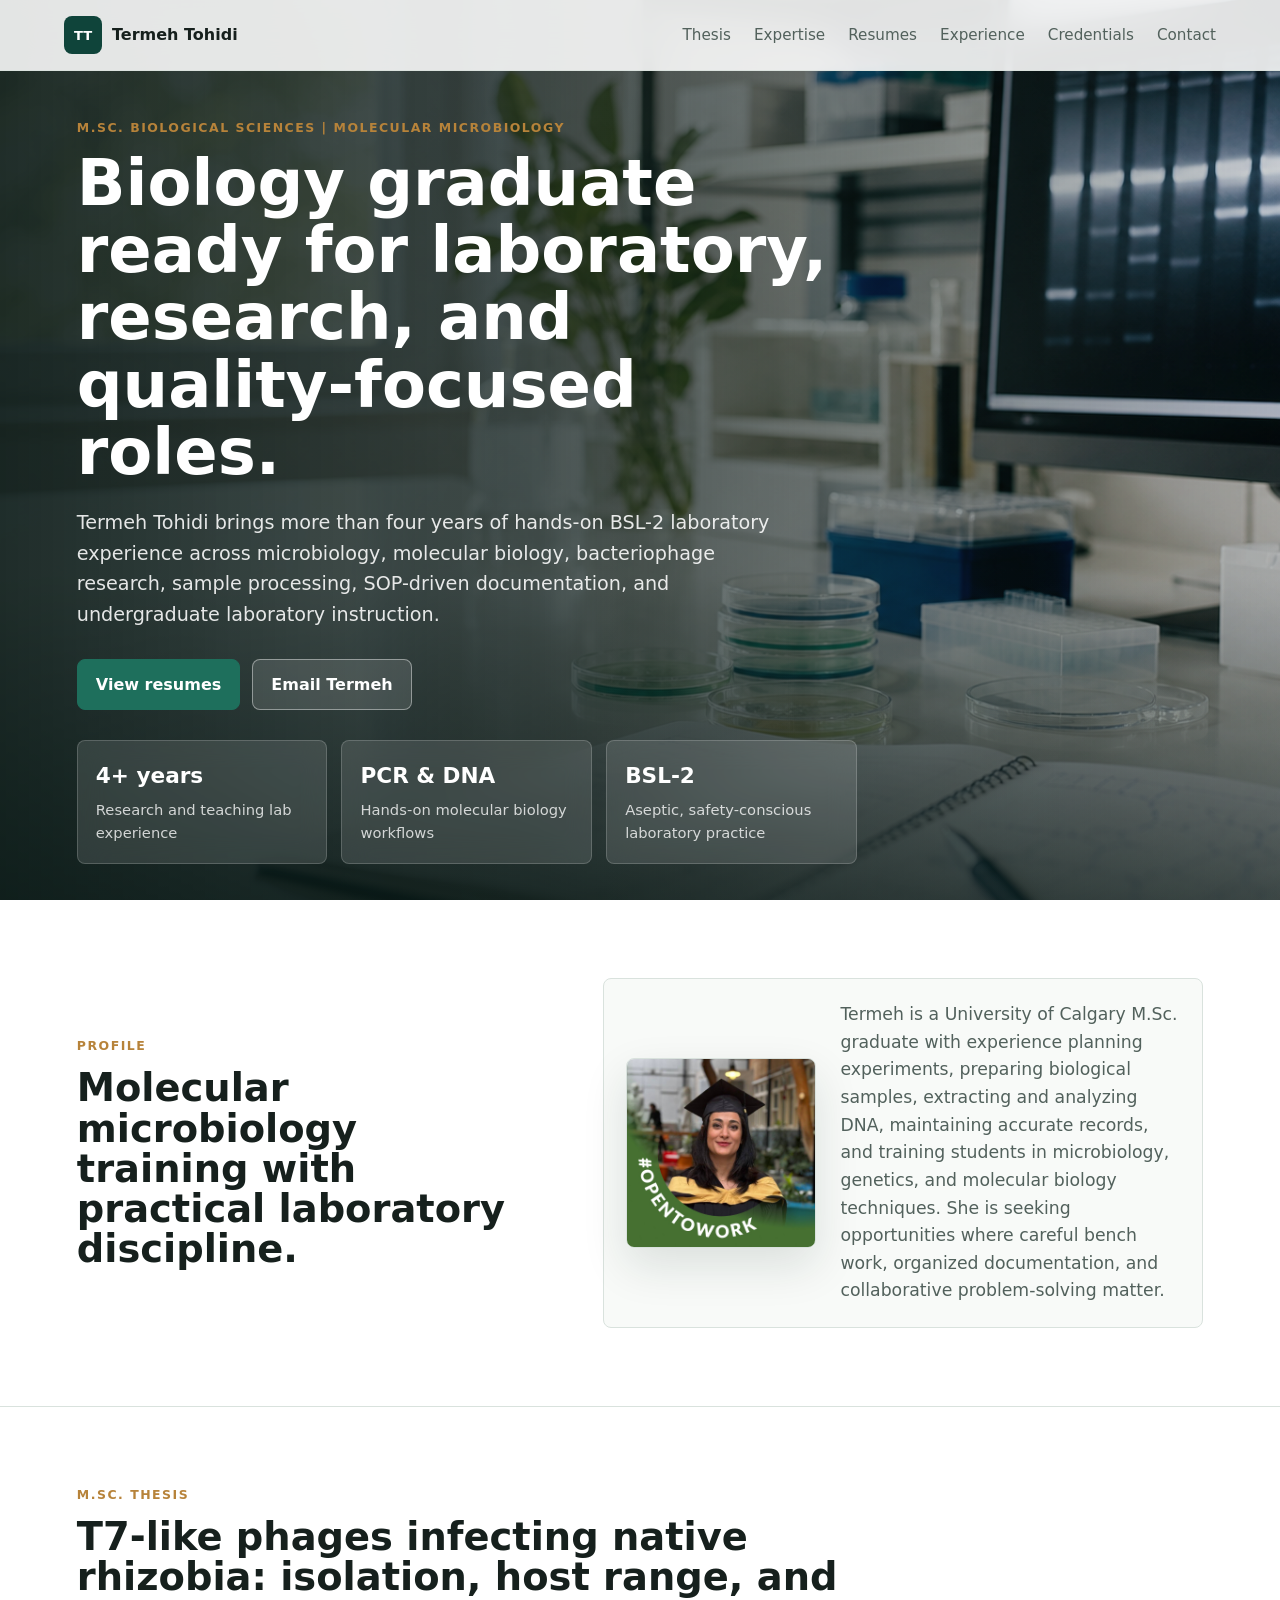
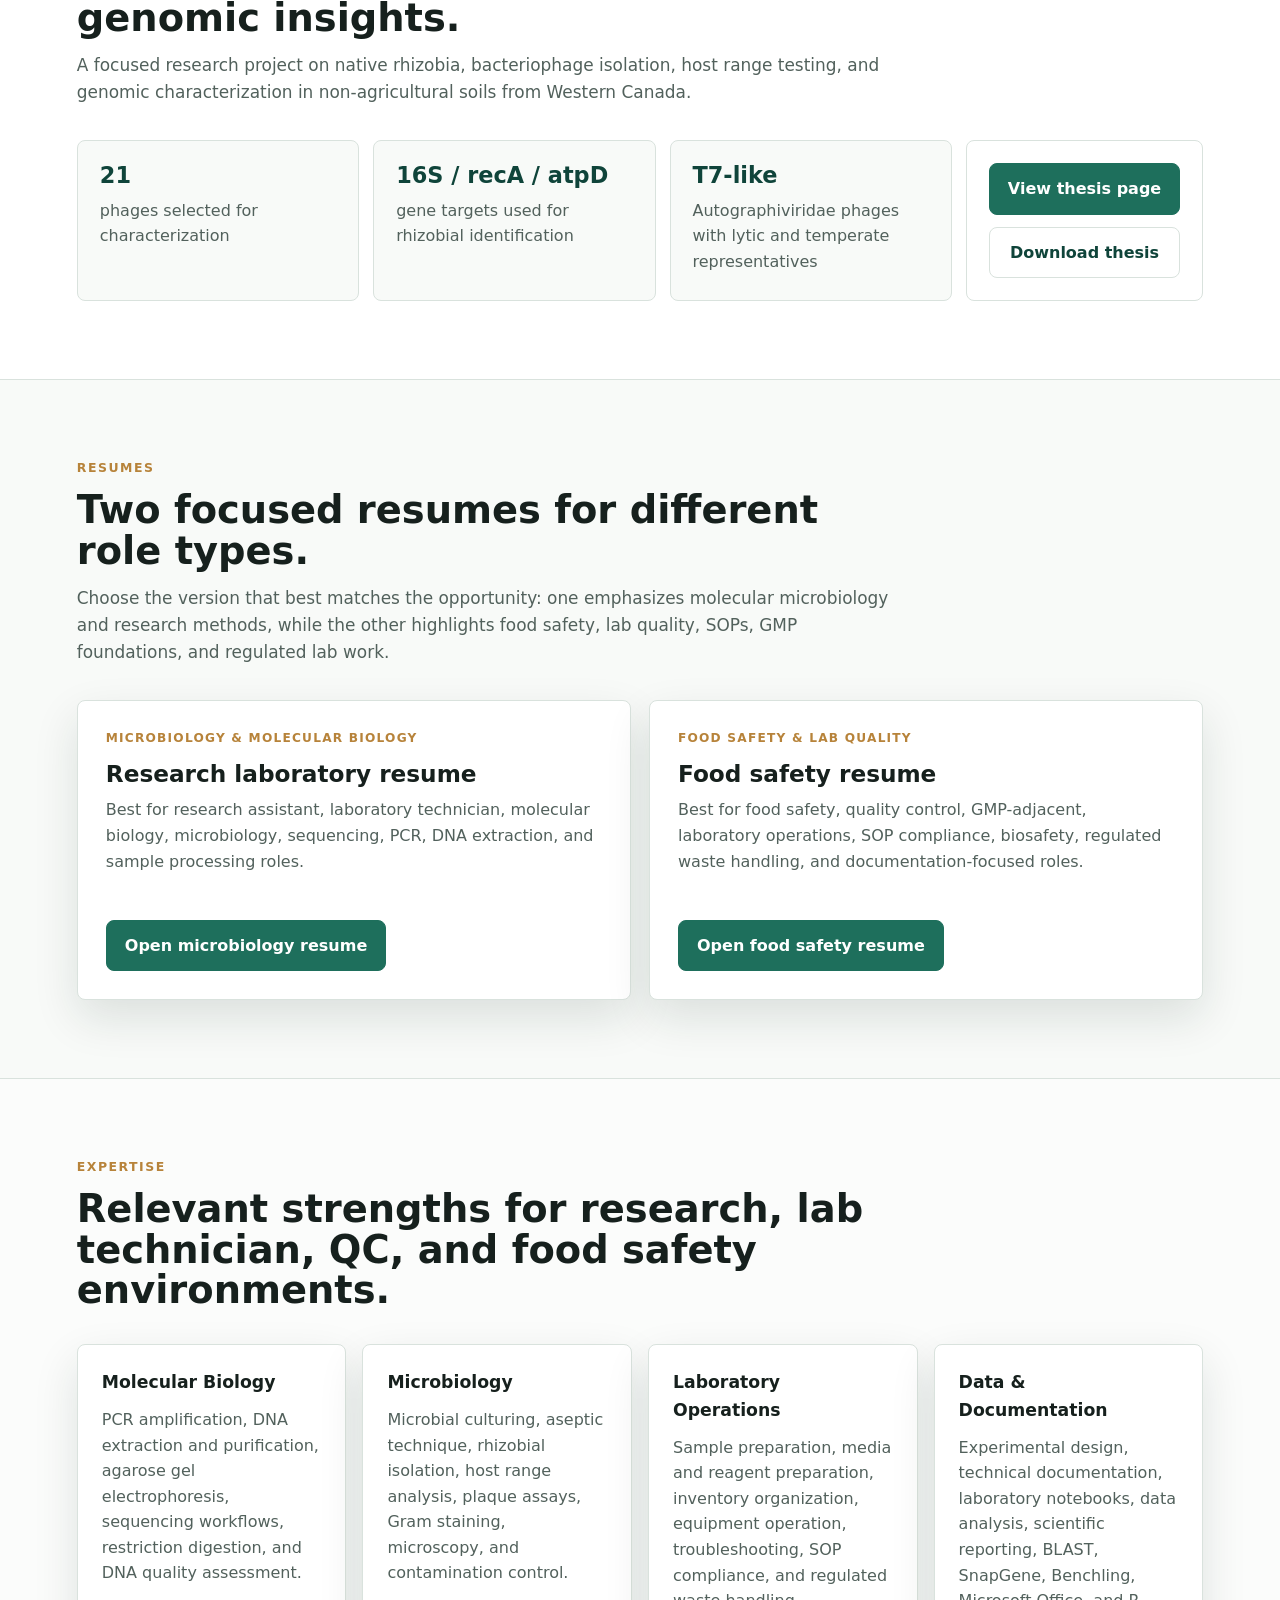
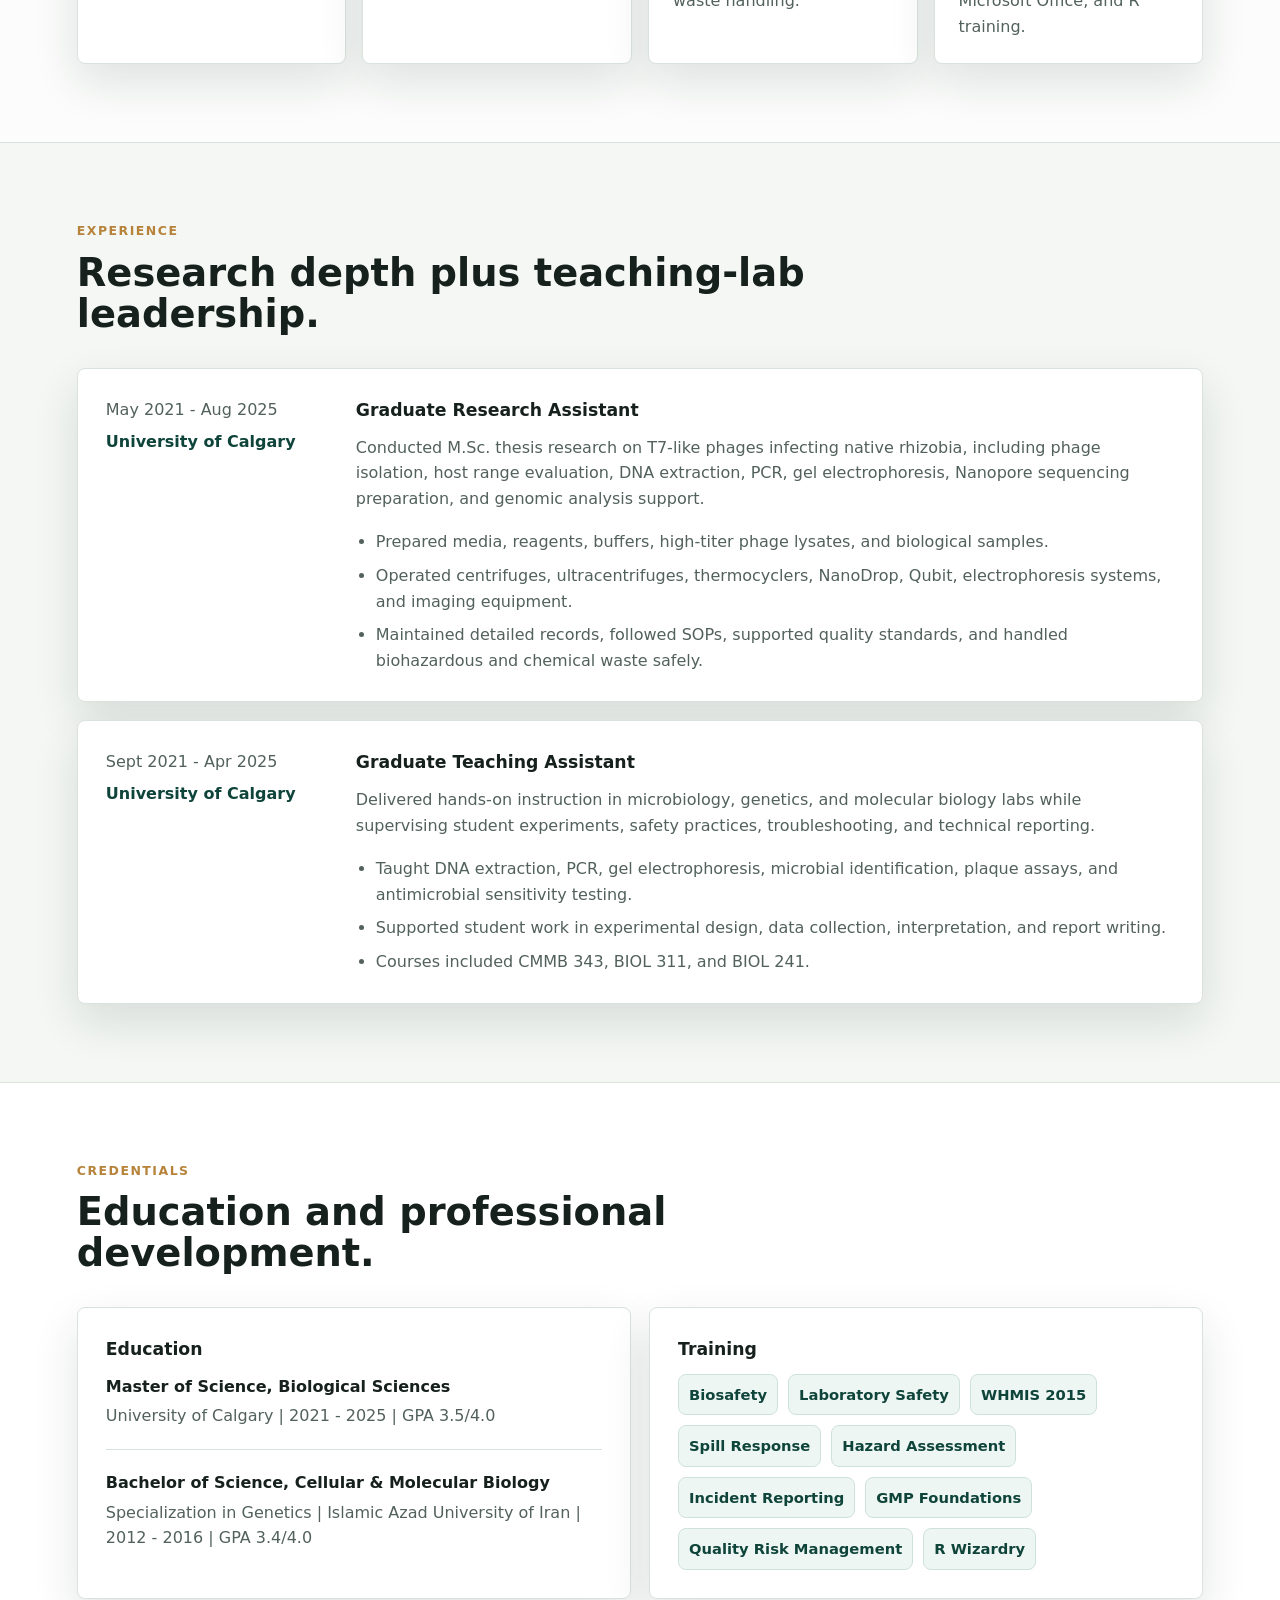
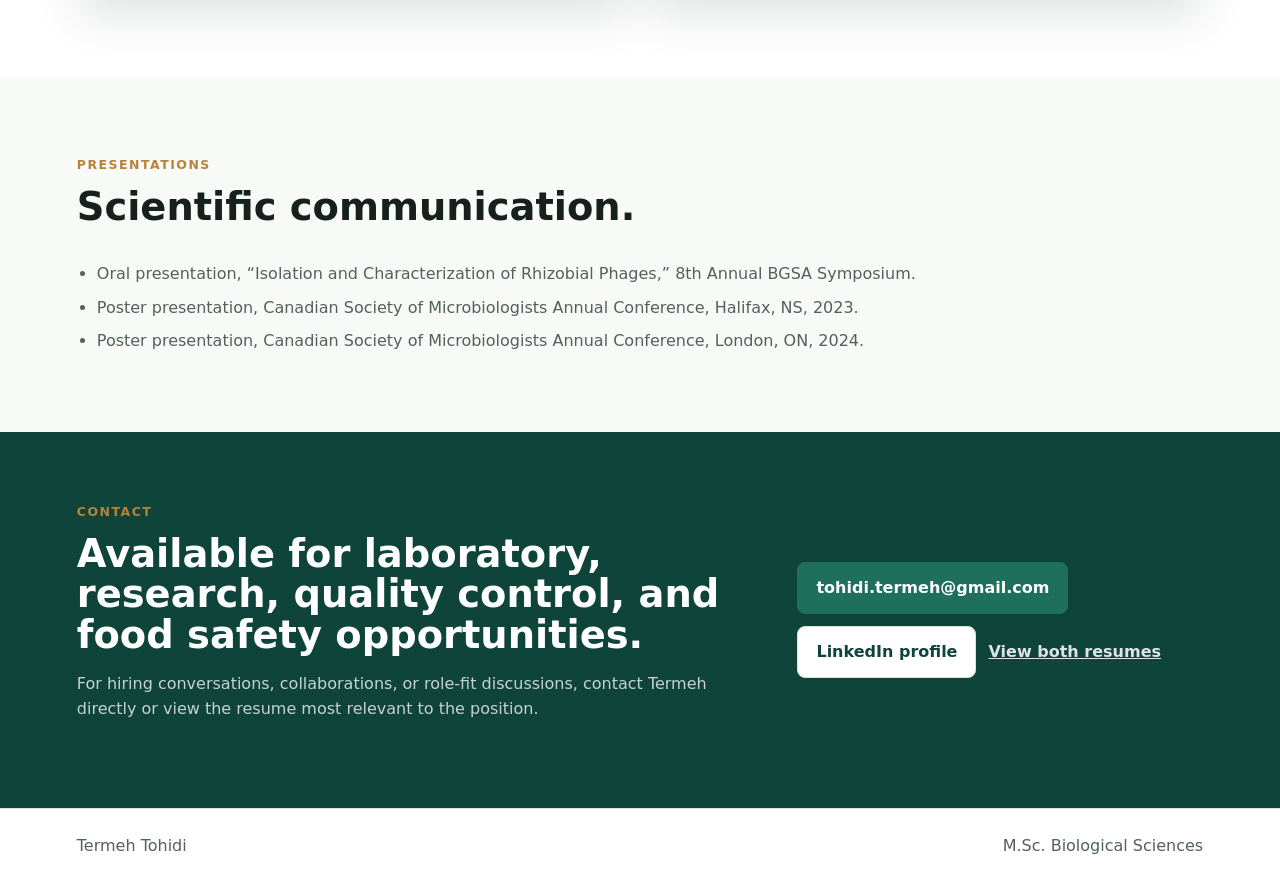
<file: index.html>
<!doctype html>
<html lang="en">
  <head>
    <meta charset="utf-8">
    <meta name="viewport" content="width=device-width, initial-scale=1">
    <title>Termeh Tohidi | M.Sc. Biological Sciences</title>
    <meta
      name="description"
      content="Termeh Tohidi is an M.Sc. Biological Sciences graduate specializing in molecular microbiology, laboratory operations, PCR, DNA extraction, aseptic technique, and scientific documentation."
    >
    <meta property="og:title" content="Termeh Tohidi | M.Sc. Biological Sciences">
    <meta
      property="og:description"
      content="Molecular microbiology graduate seeking laboratory, research, quality control, and food safety opportunities."
    >
    <meta property="og:type" content="website">
    <meta property="og:image" content="assets/lab-hero.png">
    <link rel="preload" href="assets/lab-hero.png" as="image">
    <link rel="stylesheet" href="styles.css">
  </head>
  <body>
    <header class="site-header">
      <a class="brand" href="#top" aria-label="Termeh Tohidi home">
        <span class="brand-mark">TT</span>
        <span>Termeh Tohidi</span>
      </a>
      <nav class="nav" aria-label="Primary navigation">
        <a href="#thesis">Thesis</a>
        <a href="#expertise">Expertise</a>
        <a href="#resumes">Resumes</a>
        <a href="#experience">Experience</a>
        <a href="#credentials">Credentials</a>
        <a href="#contact">Contact</a>
      </nav>
    </header>

    <main id="top">
      <section class="hero" aria-label="Professional introduction">
        <img class="hero-image" src="assets/lab-hero.png" alt="Modern molecular microbiology laboratory bench with pipettes, petri dishes, and research equipment">
        <div class="hero-overlay"></div>
        <div class="hero-content">
          <p class="eyebrow">M.Sc. Biological Sciences | Molecular Microbiology</p>
          <h1>Biology graduate ready for laboratory, research, and quality-focused roles.</h1>
          <p class="hero-copy">
            Termeh Tohidi brings more than four years of hands-on BSL-2 laboratory experience across microbiology,
            molecular biology, bacteriophage research, sample processing, SOP-driven documentation, and undergraduate
            laboratory instruction.
          </p>
          <div class="hero-actions" aria-label="Resume and contact actions">
            <a class="button primary" href="#resumes">View resumes</a>
            <a class="button secondary" href="mailto:tohidi.termeh@gmail.com">Email Termeh</a>
          </div>
          <dl class="hero-stats" aria-label="Career highlights">
            <div>
              <dt>4+ years</dt>
              <dd>Research and teaching lab experience</dd>
            </div>
            <div>
              <dt>PCR & DNA</dt>
              <dd>Hands-on molecular biology workflows</dd>
            </div>
            <div>
              <dt>BSL-2</dt>
              <dd>Aseptic, safety-conscious laboratory practice</dd>
            </div>
          </dl>
        </div>
      </section>

      <section class="intro section">
        <div>
          <p class="section-kicker">Profile</p>
          <h2>Molecular microbiology training with practical laboratory discipline.</h2>
        </div>
        <div class="profile-card">
          <figure class="profile-photo">
            <img src="assets/termeh-tohidi-profile.jpeg" alt="Termeh Tohidi in graduation regalia">
          </figure>
          <p>
            Termeh is a University of Calgary M.Sc. graduate with experience planning experiments, preparing biological
            samples, extracting and analyzing DNA, maintaining accurate records, and training students in microbiology,
            genetics, and molecular biology techniques. She is seeking opportunities where careful bench work,
            organized documentation, and collaborative problem-solving matter.
          </p>
        </div>
      </section>

      <section id="thesis" class="section thesis-preview-section">
        <div class="section-heading">
          <p class="section-kicker">M.Sc. Thesis</p>
          <h2>T7-like phages infecting native rhizobia: isolation, host range, and genomic insights.</h2>
          <p>
            A focused research project on native rhizobia, bacteriophage isolation, host range testing, and genomic
            characterization in non-agricultural soils from Western Canada.
          </p>
        </div>
        <div class="thesis-preview">
          <div class="preview-stat">
            <strong>21</strong>
            <span>phages selected for characterization</span>
          </div>
          <div class="preview-stat">
            <strong>16S / recA / atpD</strong>
            <span>gene targets used for rhizobial identification</span>
          </div>
          <div class="preview-stat">
            <strong>T7-like</strong>
            <span>Autographiviridae phages with lytic and temperate representatives</span>
          </div>
          <div class="preview-actions">
            <a class="button primary" href="thesis.html">View thesis page</a>
            <a class="button light" href="assets/termeh-tohidi-msc-thesis.pdf" download>Download thesis</a>
          </div>
        </div>
      </section>

      <section id="resumes" class="section resumes-section">
        <div class="section-heading">
          <p class="section-kicker">Resumes</p>
          <h2>Two focused resumes for different role types.</h2>
          <p>
            Choose the version that best matches the opportunity: one emphasizes molecular microbiology and research
            methods, while the other highlights food safety, lab quality, SOPs, GMP foundations, and regulated lab work.
          </p>
        </div>
        <div class="resume-grid">
          <article class="resume-card">
            <span class="resume-label">Microbiology & molecular biology</span>
            <h3>Research laboratory resume</h3>
            <p>
              Best for research assistant, laboratory technician, molecular biology, microbiology, sequencing, PCR,
              DNA extraction, and sample processing roles.
            </p>
            <a class="button primary" href="assets/termeh-tohidi-resume-molecular-biology.pdf" target="_blank" rel="noopener">Open microbiology resume</a>
          </article>
          <article class="resume-card">
            <span class="resume-label">Food safety & lab quality</span>
            <h3>Food safety resume</h3>
            <p>
              Best for food safety, quality control, GMP-adjacent, laboratory operations, SOP compliance, biosafety,
              regulated waste handling, and documentation-focused roles.
            </p>
            <a class="button primary" href="assets/termeh-tohidi-resume-lab-quality-safety.pdf" target="_blank" rel="noopener">Open food safety resume</a>
          </article>
        </div>
      </section>

      <section id="expertise" class="section">
        <div class="section-heading">
          <p class="section-kicker">Expertise</p>
          <h2>Relevant strengths for research, lab technician, QC, and food safety environments.</h2>
        </div>
        <div class="skill-grid">
          <article class="skill-card">
            <h3>Molecular Biology</h3>
            <p>PCR amplification, DNA extraction and purification, agarose gel electrophoresis, sequencing workflows, restriction digestion, and DNA quality assessment.</p>
          </article>
          <article class="skill-card">
            <h3>Microbiology</h3>
            <p>Microbial culturing, aseptic technique, rhizobial isolation, host range analysis, plaque assays, Gram staining, microscopy, and contamination control.</p>
          </article>
          <article class="skill-card">
            <h3>Laboratory Operations</h3>
            <p>Sample preparation, media and reagent preparation, inventory organization, equipment operation, troubleshooting, SOP compliance, and regulated waste handling.</p>
          </article>
          <article class="skill-card">
            <h3>Data & Documentation</h3>
            <p>Experimental design, technical documentation, laboratory notebooks, data analysis, scientific reporting, BLAST, SnapGene, Benchling, Microsoft Office, and R training.</p>
          </article>
        </div>
      </section>

      <section id="experience" class="section split-section">
        <div class="section-heading">
          <p class="section-kicker">Experience</p>
          <h2>Research depth plus teaching-lab leadership.</h2>
        </div>
        <div class="timeline">
          <article class="timeline-item">
            <div class="timeline-meta">
              <span>May 2021 - Aug 2025</span>
              <strong>University of Calgary</strong>
            </div>
            <div>
              <h3>Graduate Research Assistant</h3>
              <p>
                Conducted M.Sc. thesis research on T7-like phages infecting native rhizobia, including phage isolation,
                host range evaluation, DNA extraction, PCR, gel electrophoresis, Nanopore sequencing preparation, and
                genomic analysis support.
              </p>
              <ul class="compact-list">
                <li>Prepared media, reagents, buffers, high-titer phage lysates, and biological samples.</li>
                <li>Operated centrifuges, ultracentrifuges, thermocyclers, NanoDrop, Qubit, electrophoresis systems, and imaging equipment.</li>
                <li>Maintained detailed records, followed SOPs, supported quality standards, and handled biohazardous and chemical waste safely.</li>
              </ul>
            </div>
          </article>
          <article class="timeline-item">
            <div class="timeline-meta">
              <span>Sept 2021 - Apr 2025</span>
              <strong>University of Calgary</strong>
            </div>
            <div>
              <h3>Graduate Teaching Assistant</h3>
              <p>
                Delivered hands-on instruction in microbiology, genetics, and molecular biology labs while supervising
                student experiments, safety practices, troubleshooting, and technical reporting.
              </p>
              <ul class="compact-list">
                <li>Taught DNA extraction, PCR, gel electrophoresis, microbial identification, plaque assays, and antimicrobial sensitivity testing.</li>
                <li>Supported student work in experimental design, data collection, interpretation, and report writing.</li>
                <li>Courses included CMMB 343, BIOL 311, and BIOL 241.</li>
              </ul>
            </div>
          </article>
        </div>
      </section>

      <section id="credentials" class="section credentials">
        <div class="section-heading">
          <p class="section-kicker">Credentials</p>
          <h2>Education and professional development.</h2>
        </div>
        <div class="credential-layout">
          <div class="credential-block">
            <h3>Education</h3>
            <div class="credential-item">
              <strong>Master of Science, Biological Sciences</strong>
              <span>University of Calgary | 2021 - 2025 | GPA 3.5/4.0</span>
            </div>
            <div class="credential-item">
              <strong>Bachelor of Science, Cellular & Molecular Biology</strong>
              <span>Specialization in Genetics | Islamic Azad University of Iran | 2012 - 2016 | GPA 3.4/4.0</span>
            </div>
          </div>
          <div class="credential-block">
            <h3>Training</h3>
            <div class="tag-list" aria-label="Professional training">
              <span>Biosafety</span>
              <span>Laboratory Safety</span>
              <span>WHMIS 2015</span>
              <span>Spill Response</span>
              <span>Hazard Assessment</span>
              <span>Incident Reporting</span>
              <span>GMP Foundations</span>
              <span>Quality Risk Management</span>
              <span>R Wizardry</span>
            </div>
          </div>
        </div>
      </section>

      <section class="section presentations">
        <div class="section-heading">
          <p class="section-kicker">Presentations</p>
          <h2>Scientific communication.</h2>
        </div>
        <ul class="presentation-list">
          <li>Oral presentation, “Isolation and Characterization of Rhizobial Phages,” 8th Annual BGSA Symposium.</li>
          <li>Poster presentation, Canadian Society of Microbiologists Annual Conference, Halifax, NS, 2023.</li>
          <li>Poster presentation, Canadian Society of Microbiologists Annual Conference, London, ON, 2024.</li>
        </ul>
      </section>

      <section id="contact" class="contact-section">
        <div>
          <p class="section-kicker">Contact</p>
          <h2>Available for laboratory, research, quality control, and food safety opportunities.</h2>
          <p>
            For hiring conversations, collaborations, or role-fit discussions, contact Termeh directly or view the
            resume most relevant to the position.
          </p>
        </div>
        <div class="contact-actions">
          <a class="button primary" href="mailto:tohidi.termeh@gmail.com">tohidi.termeh@gmail.com</a>
          <a class="button secondary" href="https://www.linkedin.com/in/termeh-tohidi/" rel="noopener" target="_blank">LinkedIn profile</a>
          <a class="text-link" href="#resumes">View both resumes</a>
        </div>
      </section>
    </main>

    <footer class="site-footer">
      <span>Termeh Tohidi</span>
      <span>M.Sc. Biological Sciences</span>
    </footer>
  </body>
</html>
</file>
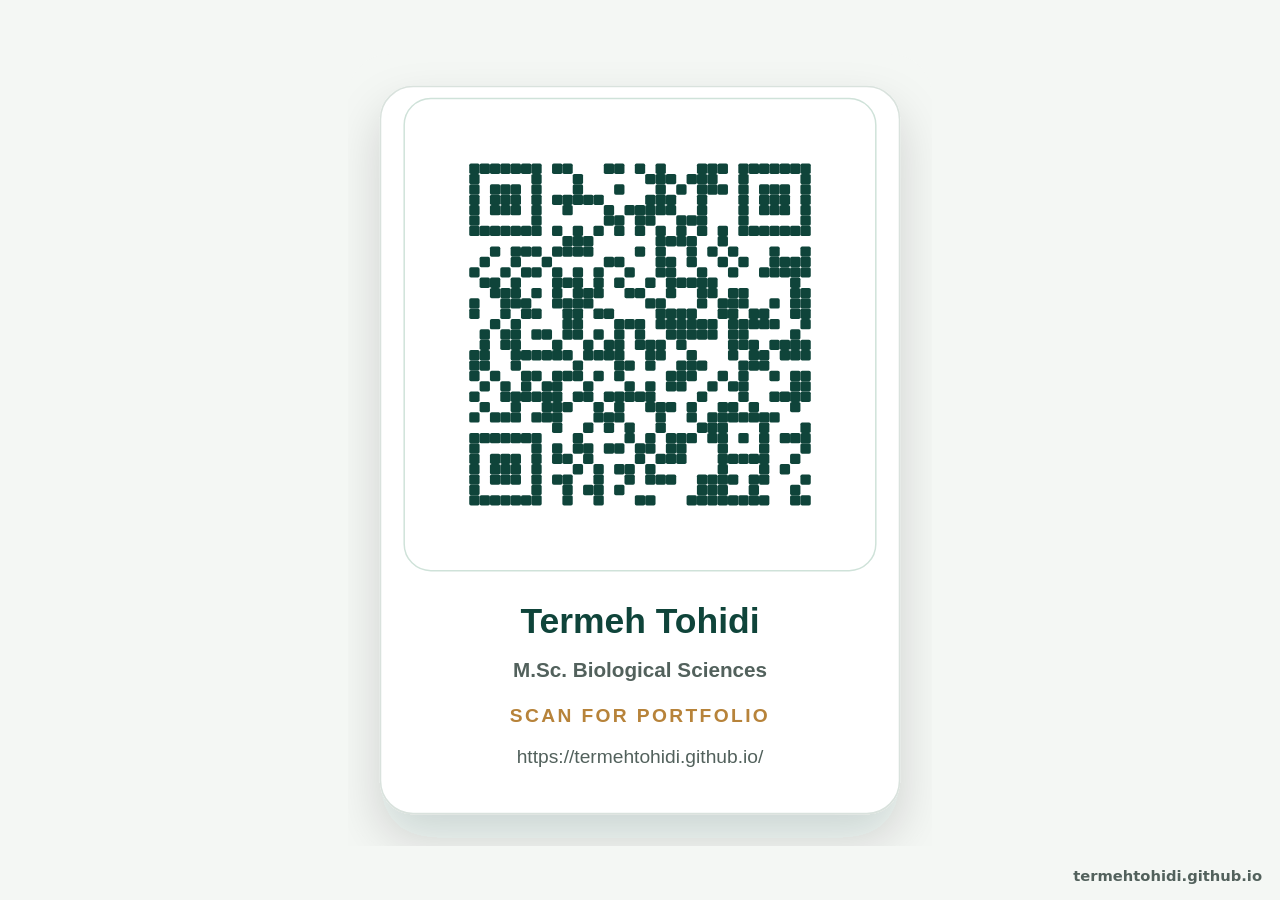
<file: qr.html>
<!doctype html>
<html lang="en">
  <head>
    <meta charset="utf-8">
    <meta name="viewport" content="width=device-width, initial-scale=1">
    <title>Termeh Tohidi | QR Code</title>
    <meta name="description" content="Full-screen QR code for Termeh Tohidi's portfolio website.">
    <style>
      :root {
        color-scheme: light;
        --ink: #0f443a;
        --muted: #52615c;
        --soft: #f4f7f4;
      }

      * {
        box-sizing: border-box;
      }

      html,
      body {
        width: 100%;
        min-height: 100%;
        margin: 0;
      }

      body {
        display: grid;
        min-height: 100vh;
        place-items: center;
        padding: clamp(12px, 3vw, 32px);
        color: var(--ink);
        background: var(--soft);
        font-family: Inter, ui-sans-serif, system-ui, -apple-system, BlinkMacSystemFont, "Segoe UI", sans-serif;
      }

      img {
        display: block;
        width: auto;
        height: min(88vh, 96vw);
        max-width: 96vw;
        object-fit: contain;
      }

      a {
        position: fixed;
        right: 18px;
        bottom: 16px;
        color: var(--muted);
        font-size: 0.92rem;
        font-weight: 700;
        text-decoration: none;
      }

      a:hover {
        color: var(--ink);
      }
    </style>
  </head>
  <body>
    <main aria-label="Full-screen portfolio QR code">
      <img src="assets/termeh-website-qr.svg" alt="QR code for Termeh Tohidi's portfolio website">
    </main>
    <a href="https://termehtohidi.github.io/">termehtohidi.github.io</a>
  </body>
</html>
</file>
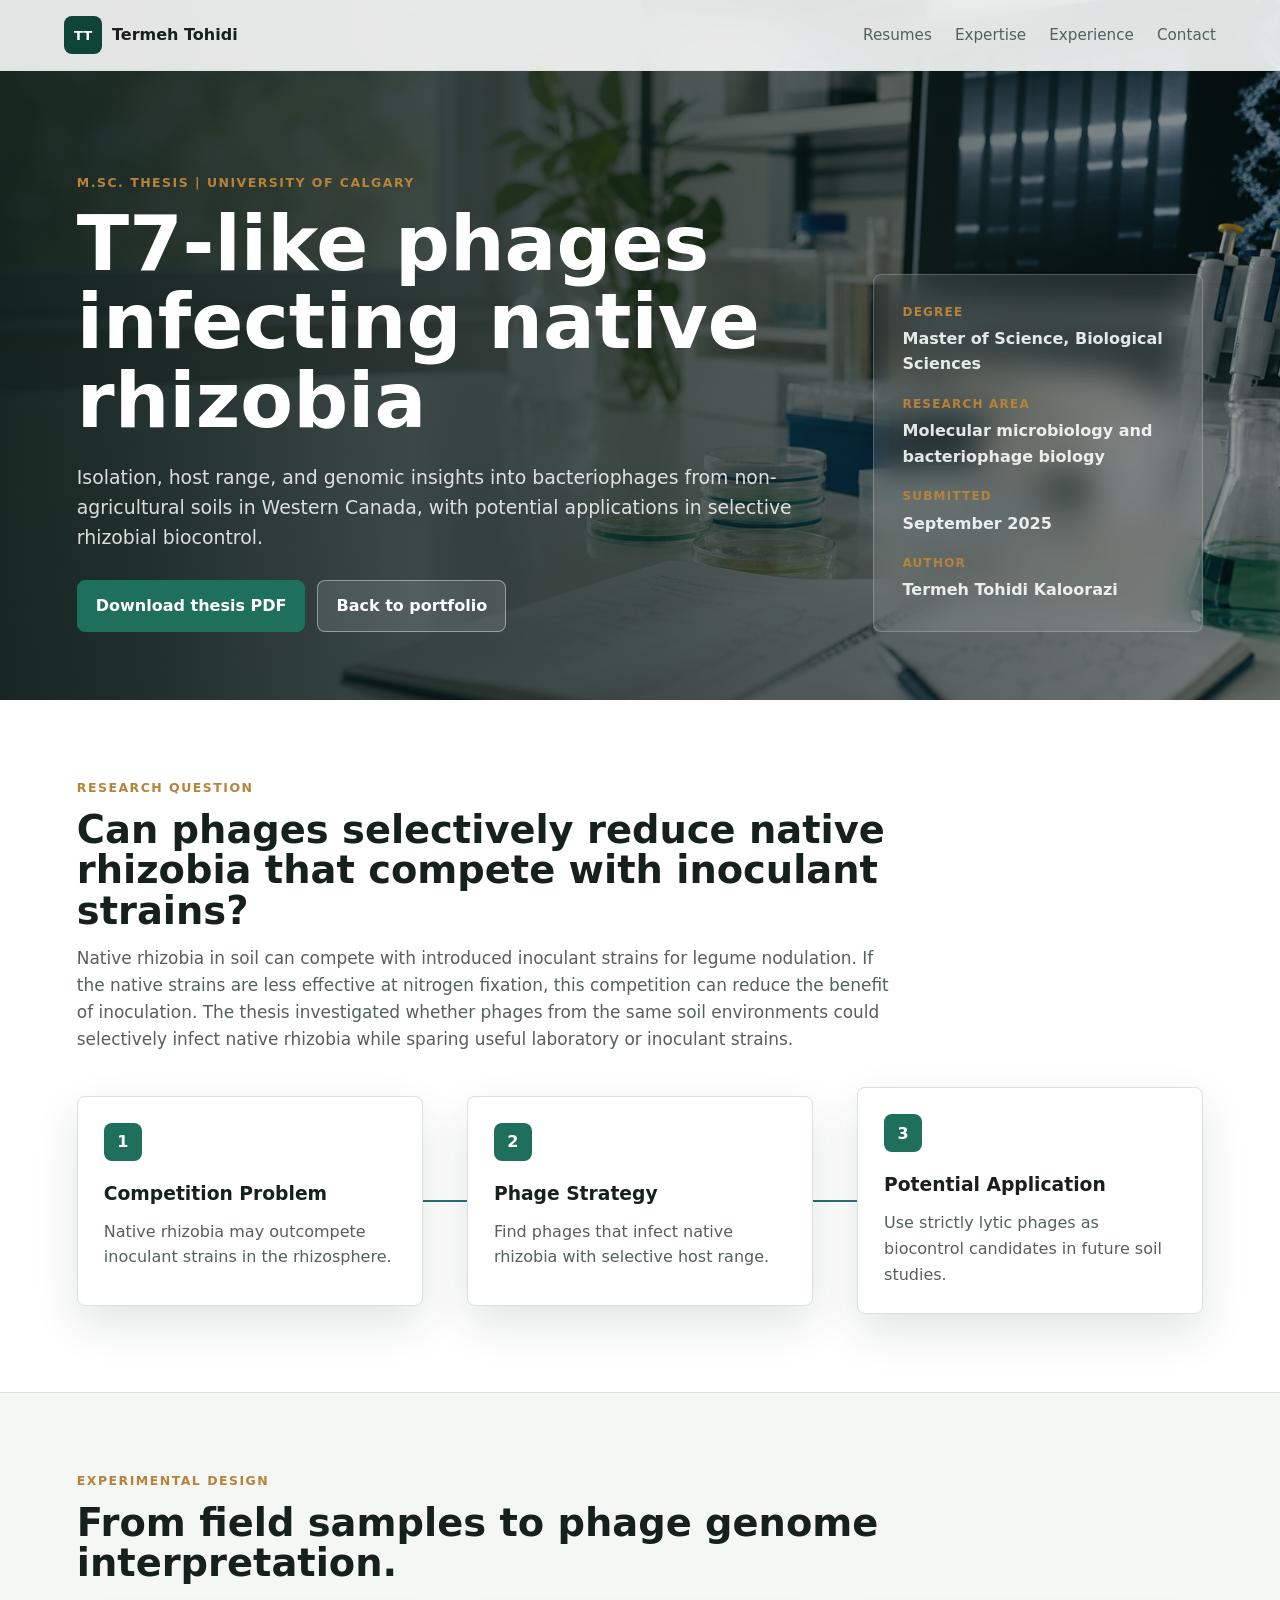
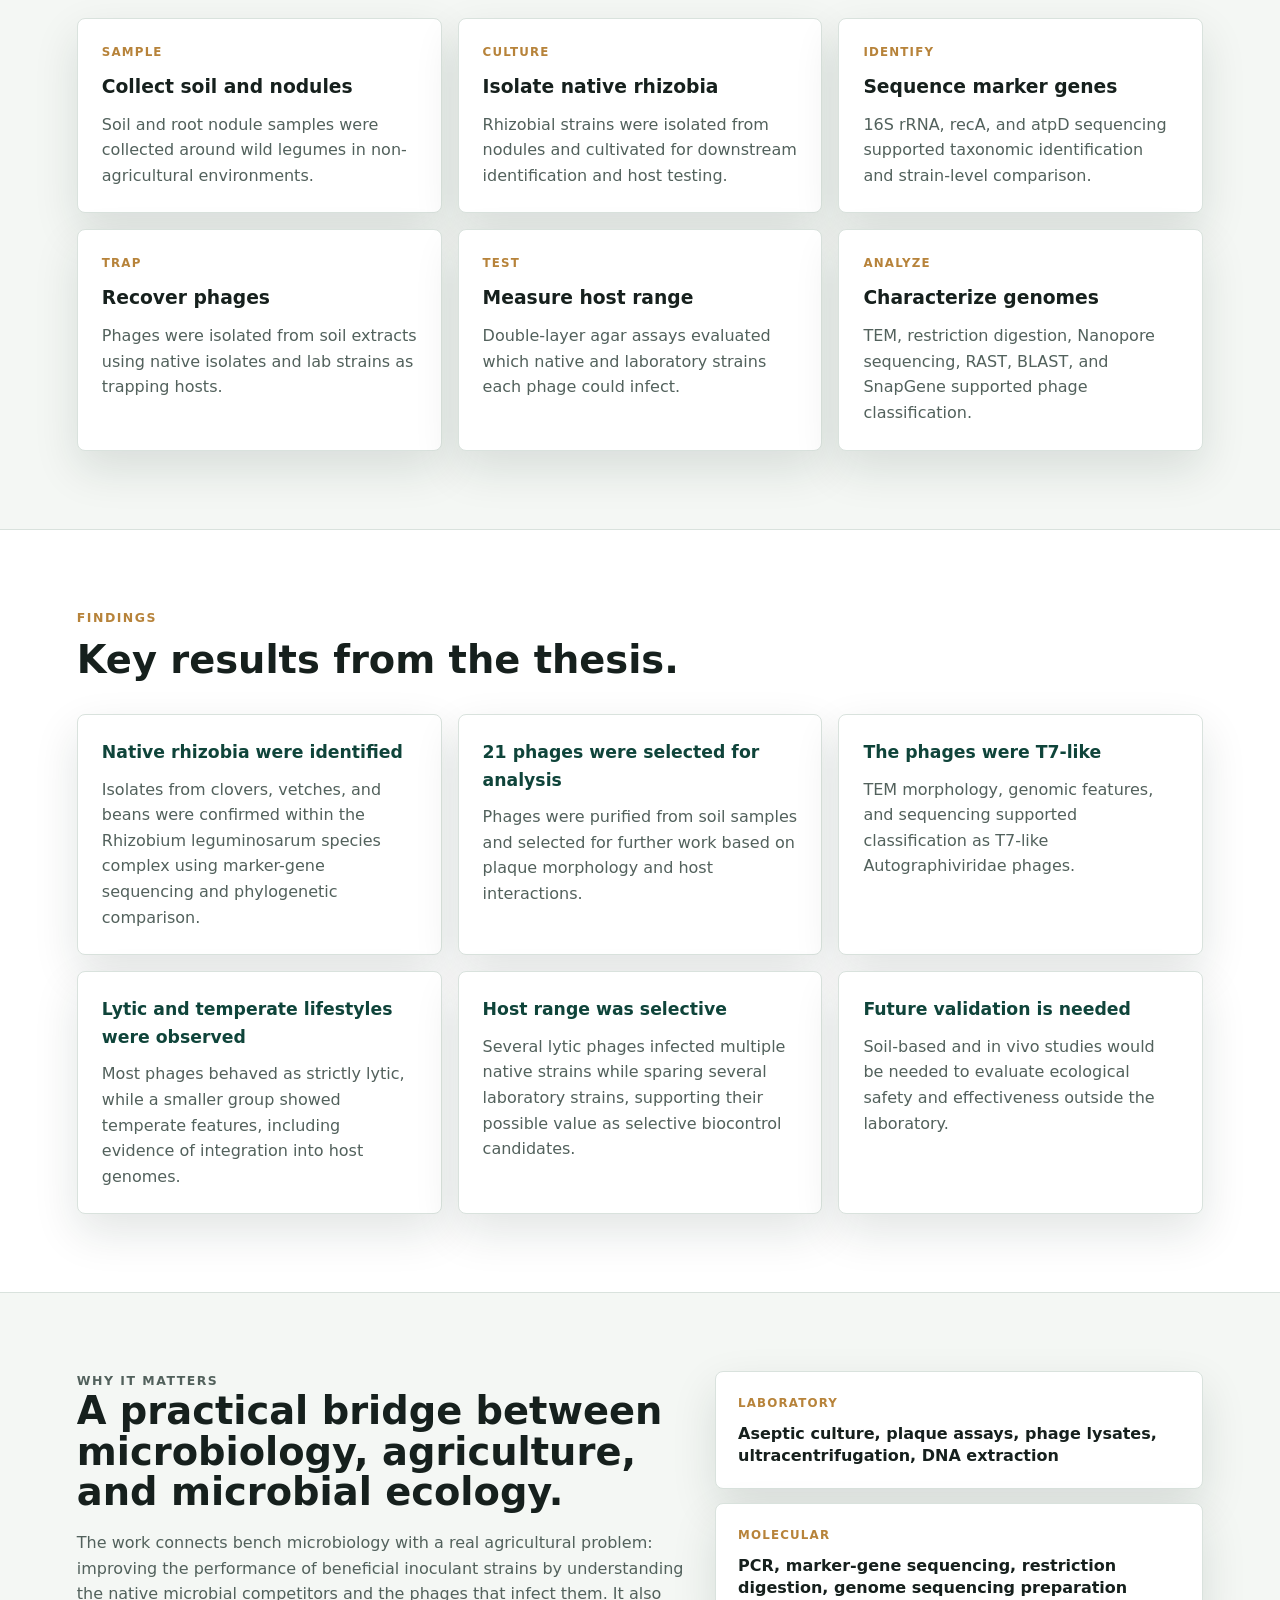
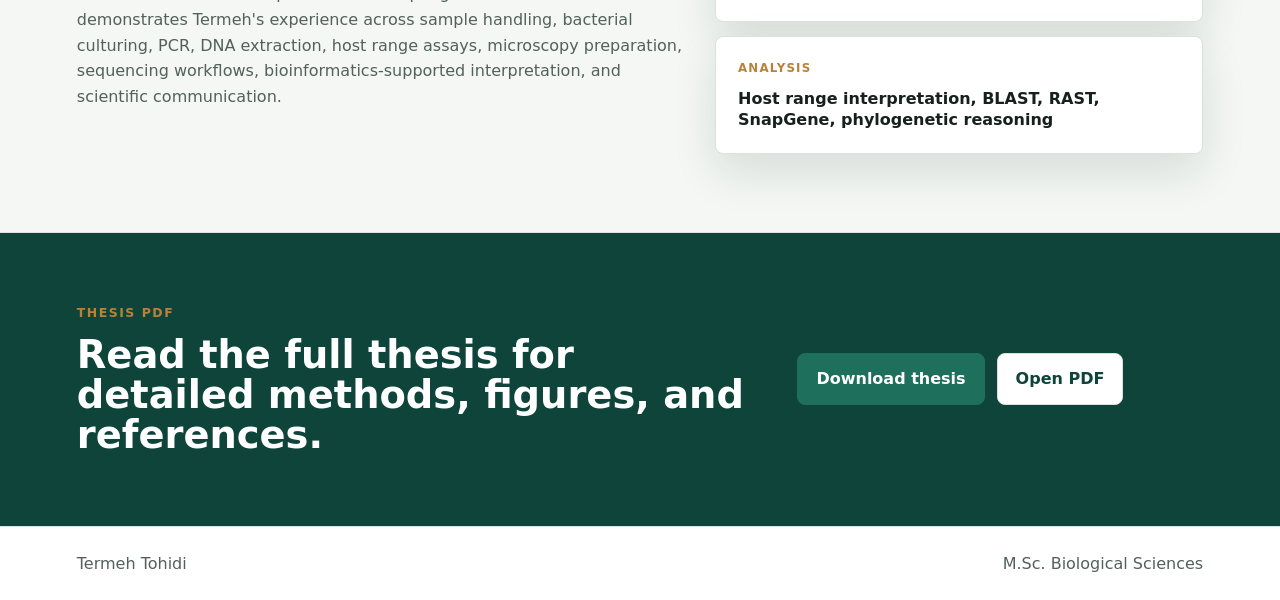
<file: thesis.html>
<!doctype html>
<html lang="en">
  <head>
    <meta charset="utf-8">
    <meta name="viewport" content="width=device-width, initial-scale=1">
    <title>Termeh Tohidi | M.Sc. Thesis</title>
    <meta
      name="description"
      content="A detailed visual overview of Termeh Tohidi's M.Sc. thesis on T7-like phages infecting native rhizobia."
    >
    <link rel="stylesheet" href="styles.css">
  </head>
  <body class="thesis-page">
    <header class="site-header">
      <a class="brand" href="index.html" aria-label="Termeh Tohidi home">
        <span class="brand-mark">TT</span>
        <span>Termeh Tohidi</span>
      </a>
      <nav class="nav" aria-label="Primary navigation">
        <a href="index.html#resumes">Resumes</a>
        <a href="index.html#expertise">Expertise</a>
        <a href="index.html#experience">Experience</a>
        <a href="index.html#contact">Contact</a>
      </nav>
    </header>

    <main>
      <section class="thesis-hero">
        <div>
          <p class="eyebrow">M.Sc. Thesis | University of Calgary</p>
          <h1>T7-like phages infecting native rhizobia</h1>
          <p>
            Isolation, host range, and genomic insights into bacteriophages from non-agricultural soils in Western
            Canada, with potential applications in selective rhizobial biocontrol.
          </p>
          <div class="hero-actions">
            <a class="button primary" href="assets/termeh-tohidi-msc-thesis.pdf" download>Download thesis PDF</a>
            <a class="button secondary" href="index.html">Back to portfolio</a>
          </div>
        </div>
        <aside class="thesis-hero-panel" aria-label="Thesis details">
          <dl>
            <div>
              <dt>Degree</dt>
              <dd>Master of Science, Biological Sciences</dd>
            </div>
            <div>
              <dt>Research Area</dt>
              <dd>Molecular microbiology and bacteriophage biology</dd>
            </div>
            <div>
              <dt>Submitted</dt>
              <dd>September 2025</dd>
            </div>
            <div>
              <dt>Author</dt>
              <dd>Termeh Tohidi Kaloorazi</dd>
            </div>
          </dl>
        </aside>
      </section>

      <section class="section thesis-detail-section">
        <div class="section-heading">
          <p class="section-kicker">Research Question</p>
          <h2>Can phages selectively reduce native rhizobia that compete with inoculant strains?</h2>
          <p>
            Native rhizobia in soil can compete with introduced inoculant strains for legume nodulation. If the native
            strains are less effective at nitrogen fixation, this competition can reduce the benefit of inoculation. The
            thesis investigated whether phages from the same soil environments could selectively infect native rhizobia
            while sparing useful laboratory or inoculant strains.
          </p>
        </div>
        <div class="concept-map" aria-label="Thesis concept map">
          <div class="concept-card">
            <span>1</span>
            <h3>Competition Problem</h3>
            <p>Native rhizobia may outcompete inoculant strains in the rhizosphere.</p>
          </div>
          <div class="concept-arrow" aria-hidden="true"></div>
          <div class="concept-card">
            <span>2</span>
            <h3>Phage Strategy</h3>
            <p>Find phages that infect native rhizobia with selective host range.</p>
          </div>
          <div class="concept-arrow" aria-hidden="true"></div>
          <div class="concept-card">
            <span>3</span>
            <h3>Potential Application</h3>
            <p>Use strictly lytic phages as biocontrol candidates in future soil studies.</p>
          </div>
        </div>
      </section>

      <section class="section thesis-method-section">
        <div class="section-heading">
          <p class="section-kicker">Experimental Design</p>
          <h2>From field samples to phage genome interpretation.</h2>
        </div>
        <div class="method-flow">
          <article>
            <span>Sample</span>
            <h3>Collect soil and nodules</h3>
            <p>Soil and root nodule samples were collected around wild legumes in non-agricultural environments.</p>
          </article>
          <article>
            <span>Culture</span>
            <h3>Isolate native rhizobia</h3>
            <p>Rhizobial strains were isolated from nodules and cultivated for downstream identification and host testing.</p>
          </article>
          <article>
            <span>Identify</span>
            <h3>Sequence marker genes</h3>
            <p>16S rRNA, recA, and atpD sequencing supported taxonomic identification and strain-level comparison.</p>
          </article>
          <article>
            <span>Trap</span>
            <h3>Recover phages</h3>
            <p>Phages were isolated from soil extracts using native isolates and lab strains as trapping hosts.</p>
          </article>
          <article>
            <span>Test</span>
            <h3>Measure host range</h3>
            <p>Double-layer agar assays evaluated which native and laboratory strains each phage could infect.</p>
          </article>
          <article>
            <span>Analyze</span>
            <h3>Characterize genomes</h3>
            <p>TEM, restriction digestion, Nanopore sequencing, RAST, BLAST, and SnapGene supported phage classification.</p>
          </article>
        </div>
      </section>

      <section class="section findings-section">
        <div class="section-heading">
          <p class="section-kicker">Findings</p>
          <h2>Key results from the thesis.</h2>
        </div>
        <div class="finding-grid">
          <article>
            <strong>Native rhizobia were identified</strong>
            <p>
              Isolates from clovers, vetches, and beans were confirmed within the Rhizobium leguminosarum species
              complex using marker-gene sequencing and phylogenetic comparison.
            </p>
          </article>
          <article>
            <strong>21 phages were selected for analysis</strong>
            <p>
              Phages were purified from soil samples and selected for further work based on plaque morphology and host
              interactions.
            </p>
          </article>
          <article>
            <strong>The phages were T7-like</strong>
            <p>
              TEM morphology, genomic features, and sequencing supported classification as T7-like Autographiviridae
              phages.
            </p>
          </article>
          <article>
            <strong>Lytic and temperate lifestyles were observed</strong>
            <p>
              Most phages behaved as strictly lytic, while a smaller group showed temperate features, including evidence
              of integration into host genomes.
            </p>
          </article>
          <article>
            <strong>Host range was selective</strong>
            <p>
              Several lytic phages infected multiple native strains while sparing several laboratory strains, supporting
              their possible value as selective biocontrol candidates.
            </p>
          </article>
          <article>
            <strong>Future validation is needed</strong>
            <p>
              Soil-based and in vivo studies would be needed to evaluate ecological safety and effectiveness outside the
              laboratory.
            </p>
          </article>
        </div>
      </section>

      <section class="section thesis-impact-section">
        <div class="impact-copy">
          <p class="section-kicker">Why It Matters</p>
          <h2>A practical bridge between microbiology, agriculture, and microbial ecology.</h2>
          <p>
            The work connects bench microbiology with a real agricultural problem: improving the performance of
            beneficial inoculant strains by understanding the native microbial competitors and the phages that infect
            them. It also demonstrates Termeh's experience across sample handling, bacterial culturing, PCR, DNA
            extraction, host range assays, microscopy preparation, sequencing workflows, bioinformatics-supported
            interpretation, and scientific communication.
          </p>
        </div>
        <div class="impact-list">
          <div>
            <span>Laboratory</span>
            <strong>Aseptic culture, plaque assays, phage lysates, ultracentrifugation, DNA extraction</strong>
          </div>
          <div>
            <span>Molecular</span>
            <strong>PCR, marker-gene sequencing, restriction digestion, genome sequencing preparation</strong>
          </div>
          <div>
            <span>Analysis</span>
            <strong>Host range interpretation, BLAST, RAST, SnapGene, phylogenetic reasoning</strong>
          </div>
        </div>
      </section>

      <section class="contact-section thesis-contact">
        <div>
          <p class="section-kicker">Thesis PDF</p>
          <h2>Read the full thesis for detailed methods, figures, and references.</h2>
        </div>
        <div class="contact-actions">
          <a class="button primary" href="assets/termeh-tohidi-msc-thesis.pdf" download>Download thesis</a>
          <a class="button secondary" href="assets/termeh-tohidi-msc-thesis.pdf" target="_blank" rel="noopener">Open PDF</a>
        </div>
      </section>
    </main>

    <footer class="site-footer">
      <span>Termeh Tohidi</span>
      <span>M.Sc. Biological Sciences</span>
    </footer>
  </body>
</html>
</file>
<file: styles.css>
:root {
  color-scheme: light;
  --ink: #16201d;
  --muted: #52615c;
  --soft: #f4f7f4;
  --panel: #ffffff;
  --line: #d9e2dd;
  --green: #1e6f5c;
  --green-deep: #0f443a;
  --blue: #326d8f;
  --gold: #b7833a;
  --shadow: 0 18px 45px rgba(18, 41, 34, 0.12);
  font-family: Inter, ui-sans-serif, system-ui, -apple-system, BlinkMacSystemFont, "Segoe UI", sans-serif;
}

* {
  box-sizing: border-box;
}

html {
  scroll-behavior: smooth;
}

body {
  margin: 0;
  color: var(--ink);
  background: #fbfcfb;
  line-height: 1.6;
}

a {
  color: inherit;
}

.site-header {
  position: fixed;
  z-index: 20;
  top: 0;
  left: 0;
  right: 0;
  display: flex;
  align-items: center;
  justify-content: space-between;
  gap: 24px;
  padding: 16px clamp(20px, 5vw, 72px);
  background: rgba(255, 255, 255, 0.88);
  border-bottom: 1px solid rgba(217, 226, 221, 0.82);
  backdrop-filter: blur(18px);
}

.brand {
  display: inline-flex;
  align-items: center;
  gap: 10px;
  text-decoration: none;
  font-weight: 700;
  white-space: nowrap;
}

.brand-mark {
  display: grid;
  width: 38px;
  height: 38px;
  place-items: center;
  color: #ffffff;
  background: var(--green-deep);
  border-radius: 8px;
  font-size: 0.82rem;
  letter-spacing: 0;
}

.nav {
  display: flex;
  align-items: center;
  gap: clamp(12px, 1.8vw, 26px);
  color: var(--muted);
  font-size: 0.95rem;
}

.nav a {
  text-decoration: none;
}

.nav a:hover {
  color: var(--green);
}

.hero {
  position: relative;
  min-height: 760px;
  display: grid;
  align-items: end;
  overflow: hidden;
  padding: 118px clamp(20px, 6vw, 84px) 36px;
}

.hero-image,
.hero-overlay {
  position: absolute;
  inset: 0;
}

.hero-image {
  width: 100%;
  height: 100%;
  object-fit: cover;
  object-position: center;
}

.hero-overlay {
  background:
    linear-gradient(90deg, rgba(10, 25, 22, 0.9) 0%, rgba(10, 25, 22, 0.72) 42%, rgba(10, 25, 22, 0.16) 100%),
    linear-gradient(0deg, rgba(10, 25, 22, 0.68), rgba(10, 25, 22, 0) 36%);
}

.hero-content {
  position: relative;
  z-index: 1;
  max-width: 820px;
  color: #ffffff;
}

.eyebrow,
.section-kicker {
  margin: 0 0 12px;
  color: var(--gold);
  font-size: 0.78rem;
  font-weight: 800;
  letter-spacing: 0.12em;
  text-transform: uppercase;
}

.hero h1,
.section h2,
.contact-section h2 {
  margin: 0;
  line-height: 1.05;
  letter-spacing: 0;
}

.hero h1 {
  max-width: 780px;
  font-size: clamp(2.35rem, 5vw, 4.65rem);
}

.hero-copy {
  max-width: 700px;
  margin: 22px 0 0;
  color: rgba(255, 255, 255, 0.88);
  font-size: clamp(1.02rem, 1.5vw, 1.24rem);
}

.hero-actions,
.contact-actions {
  display: flex;
  flex-wrap: wrap;
  align-items: center;
  gap: 12px;
  margin-top: 28px;
}

.button {
  display: inline-flex;
  min-height: 46px;
  align-items: center;
  justify-content: center;
  padding: 12px 18px;
  border: 1px solid transparent;
  border-radius: 8px;
  font-weight: 750;
  text-decoration: none;
  transition: transform 160ms ease, border-color 160ms ease, background 160ms ease;
}

.button:hover {
  transform: translateY(-1px);
}

.button.primary {
  color: #ffffff;
  background: var(--green);
  border-color: var(--green);
}

.button.secondary {
  color: #ffffff;
  background: rgba(255, 255, 255, 0.12);
  border-color: rgba(255, 255, 255, 0.42);
}

.contact-section .button.secondary {
  color: var(--green-deep);
  background: #ffffff;
  border-color: var(--line);
}

.button.light {
  color: var(--green-deep);
  background: #ffffff;
  border-color: var(--line);
}

.hero-stats {
  display: grid;
  grid-template-columns: repeat(3, minmax(0, 1fr));
  gap: 14px;
  max-width: 780px;
  margin: 30px 0 0;
}

.hero-stats div {
  padding: 18px;
  background: rgba(255, 255, 255, 0.12);
  border: 1px solid rgba(255, 255, 255, 0.18);
  border-radius: 8px;
  backdrop-filter: blur(14px);
}

.hero-stats dt {
  font-size: 1.35rem;
  font-weight: 800;
}

.hero-stats dd {
  margin: 4px 0 0;
  color: rgba(255, 255, 255, 0.78);
  font-size: 0.92rem;
}

.section {
  padding: 78px clamp(20px, 6vw, 84px);
}

.intro {
  display: grid;
  grid-template-columns: minmax(220px, 0.75fr) minmax(0, 1fr);
  gap: clamp(28px, 6vw, 88px);
  align-items: center;
  background: #ffffff;
  border-bottom: 1px solid var(--line);
}

.intro h2,
.section h2,
.contact-section h2 {
  font-size: clamp(1.8rem, 3vw, 3rem);
}

.profile-card {
  display: grid;
  grid-template-columns: 190px minmax(0, 1fr);
  gap: 24px;
  align-items: center;
  padding: 22px;
  background: #f8faf8;
  border: 1px solid var(--line);
  border-radius: 8px;
}

.profile-photo {
  margin: 0;
}

.profile-photo img {
  display: block;
  width: 190px;
  aspect-ratio: 1;
  object-fit: cover;
  border: 1px solid var(--line);
  border-radius: 8px;
  box-shadow: var(--shadow);
}

.profile-card p {
  margin: 0;
  color: var(--muted);
  font-size: 1.08rem;
}

.section-heading {
  max-width: 820px;
  margin-bottom: 34px;
}

.section-heading > p:not(.section-kicker) {
  margin: 14px 0 0;
  color: var(--muted);
  font-size: 1.06rem;
}

.thesis-preview-section {
  background: #ffffff;
  border-bottom: 1px solid var(--line);
}

.thesis-preview {
  display: grid;
  grid-template-columns: repeat(3, minmax(0, 1fr)) auto;
  gap: 14px;
  align-items: stretch;
}

.preview-stat,
.preview-actions {
  min-height: 132px;
  padding: 22px;
  background: #f8faf8;
  border: 1px solid var(--line);
  border-radius: 8px;
}

.preview-stat strong {
  display: block;
  color: var(--green-deep);
  font-size: 1.4rem;
  line-height: 1.1;
}

.preview-stat span {
  display: block;
  margin-top: 10px;
  color: var(--muted);
}

.preview-actions {
  display: flex;
  min-width: 210px;
  flex-direction: column;
  justify-content: center;
  gap: 12px;
  background: #ffffff;
}

.thesis-page {
  background: #fbfcfb;
}

.thesis-hero {
  display: grid;
  min-height: 700px;
  grid-template-columns: minmax(0, 1fr) minmax(320px, 0.45fr);
  gap: clamp(28px, 5vw, 72px);
  align-items: end;
  padding: 132px clamp(20px, 6vw, 84px) 68px;
  color: #ffffff;
  background:
    linear-gradient(90deg, rgba(10, 25, 22, 0.93), rgba(10, 25, 22, 0.7) 52%, rgba(10, 25, 22, 0.42)),
    url("assets/lab-hero.png") center / cover;
}

.thesis-hero h1 {
  max-width: 880px;
  margin: 0;
  font-size: clamp(2.6rem, 6vw, 5.5rem);
  line-height: 1.02;
}

.thesis-hero p:not(.eyebrow) {
  max-width: 780px;
  margin: 22px 0 0;
  color: rgba(255, 255, 255, 0.84);
  font-size: 1.18rem;
}

.thesis-hero-panel {
  padding: 28px;
  background: rgba(255, 255, 255, 0.12);
  border: 1px solid rgba(255, 255, 255, 0.2);
  border-radius: 8px;
  backdrop-filter: blur(16px);
}

.thesis-hero-panel dl {
  display: grid;
  gap: 18px;
  margin: 0;
}

.thesis-hero-panel dt {
  color: var(--gold);
  font-size: 0.75rem;
  font-weight: 800;
  letter-spacing: 0.1em;
  text-transform: uppercase;
}

.thesis-hero-panel dd {
  margin: 4px 0 0;
  color: rgba(255, 255, 255, 0.88);
  font-weight: 700;
}

.thesis-detail-section {
  background: #ffffff;
}

.concept-map {
  display: grid;
  grid-template-columns: minmax(0, 1fr) 44px minmax(0, 1fr) 44px minmax(0, 1fr);
  gap: 0;
  align-items: center;
}

.concept-card,
.method-flow article,
.finding-grid article,
.impact-list div {
  background: #ffffff;
  border: 1px solid var(--line);
  border-radius: 8px;
  box-shadow: var(--shadow);
}

.concept-card {
  min-height: 210px;
  padding: 26px;
}

.concept-card span {
  display: grid;
  width: 38px;
  height: 38px;
  place-items: center;
  color: #ffffff;
  background: var(--green);
  border-radius: 8px;
  font-weight: 800;
}

.concept-card h3 {
  margin: 18px 0 10px;
}

.concept-card p,
.method-flow p,
.finding-grid p,
.thesis-impact-section p {
  margin: 0;
  color: var(--muted);
}

.concept-arrow {
  height: 2px;
  background: linear-gradient(90deg, var(--green), var(--blue));
}

.thesis-method-section,
.thesis-impact-section {
  background: var(--soft);
  border-top: 1px solid var(--line);
  border-bottom: 1px solid var(--line);
}

.method-flow {
  display: grid;
  grid-template-columns: repeat(3, minmax(0, 1fr));
  gap: 16px;
}

.method-flow article,
.finding-grid article {
  padding: 24px;
}

.method-flow span,
.impact-list span {
  display: block;
  margin-bottom: 10px;
  color: var(--gold);
  font-size: 0.74rem;
  font-weight: 800;
  letter-spacing: 0.1em;
  text-transform: uppercase;
}

.method-flow h3 {
  margin: 0 0 10px;
}

.findings-section {
  background: #ffffff;
}

.finding-grid {
  display: grid;
  grid-template-columns: repeat(3, minmax(0, 1fr));
  gap: 16px;
}

.finding-grid article {
  min-height: 205px;
}

.finding-grid strong {
  display: block;
  margin-bottom: 10px;
  color: var(--green-deep);
  font-size: 1.08rem;
}

.thesis-impact-section {
  display: grid;
  grid-template-columns: minmax(0, 1fr) minmax(300px, 0.8fr);
  gap: 28px;
}

.impact-copy h2 {
  margin: 0 0 18px;
  font-size: clamp(1.8rem, 3vw, 3rem);
  line-height: 1.05;
}

.impact-list {
  display: grid;
  gap: 14px;
}

.impact-list div {
  padding: 22px;
}

.impact-list strong {
  display: block;
  line-height: 1.35;
}

.thesis-contact {
  margin-top: 0;
}

.resumes-section {
  background: #f8faf8;
  border-bottom: 1px solid var(--line);
}

.resume-grid {
  display: grid;
  grid-template-columns: repeat(2, minmax(0, 1fr));
  gap: 18px;
}

.resume-card {
  display: flex;
  min-height: 300px;
  flex-direction: column;
  align-items: flex-start;
  padding: 28px;
  background: #ffffff;
  border: 1px solid var(--line);
  border-radius: 8px;
  box-shadow: var(--shadow);
}

.resume-label {
  color: var(--gold);
  font-size: 0.76rem;
  font-weight: 800;
  letter-spacing: 0.1em;
  text-transform: uppercase;
}

.resume-card h3 {
  margin: 12px 0 10px;
  font-size: 1.45rem;
  line-height: 1.15;
}

.resume-card p {
  flex: 1;
  margin: 0 0 22px;
  color: var(--muted);
}

.resume-card .button {
  color: #ffffff;
}

.skill-grid {
  display: grid;
  grid-template-columns: repeat(4, minmax(0, 1fr));
  gap: 16px;
}

.skill-card,
.timeline-item,
.credential-block {
  background: var(--panel);
  border: 1px solid var(--line);
  border-radius: 8px;
  box-shadow: var(--shadow);
}

.skill-card {
  padding: 24px;
}

.skill-card h3,
.timeline-item h3,
.credential-block h3 {
  margin: 0 0 10px;
  font-size: 1.08rem;
}

.skill-card p,
.timeline-item p {
  margin: 0;
  color: var(--muted);
}

.split-section {
  background: var(--soft);
  border-top: 1px solid var(--line);
  border-bottom: 1px solid var(--line);
}

.timeline {
  display: grid;
  gap: 18px;
}

.timeline-item {
  display: grid;
  grid-template-columns: 220px minmax(0, 1fr);
  gap: 30px;
  padding: 28px;
}

.timeline-meta {
  color: var(--muted);
}

.timeline-meta span,
.credential-item span {
  display: block;
}

.timeline-meta strong {
  display: block;
  margin-top: 6px;
  color: var(--green-deep);
}

.compact-list,
.presentation-list {
  margin: 18px 0 0;
  padding-left: 20px;
  color: var(--muted);
}

.compact-list li + li,
.presentation-list li + li {
  margin-top: 8px;
}

.credentials {
  background: #ffffff;
}

.credential-layout {
  display: grid;
  grid-template-columns: minmax(0, 1fr) minmax(0, 1fr);
  gap: 18px;
}

.credential-block {
  padding: 28px;
}

.credential-item + .credential-item {
  margin-top: 20px;
  padding-top: 20px;
  border-top: 1px solid var(--line);
}

.credential-item span {
  margin-top: 4px;
  color: var(--muted);
}

.tag-list {
  display: flex;
  flex-wrap: wrap;
  gap: 10px;
}

.tag-list span {
  padding: 8px 10px;
  color: var(--green-deep);
  background: #edf6f2;
  border: 1px solid #cfe2d9;
  border-radius: 8px;
  font-size: 0.92rem;
  font-weight: 700;
}

.presentations {
  background: #f8faf8;
}

.contact-section {
  display: grid;
  grid-template-columns: minmax(0, 1.1fr) minmax(260px, 0.65fr);
  gap: 34px;
  align-items: center;
  padding: 70px clamp(20px, 6vw, 84px);
  color: #ffffff;
  background: var(--green-deep);
}

.contact-section p:not(.section-kicker) {
  max-width: 720px;
  color: rgba(255, 255, 255, 0.76);
}

.contact-actions {
  justify-content: flex-start;
  margin-top: 0;
}

.text-link {
  color: rgba(255, 255, 255, 0.86);
  font-weight: 750;
}

.site-footer {
  display: flex;
  flex-wrap: wrap;
  justify-content: space-between;
  gap: 12px;
  padding: 24px clamp(20px, 6vw, 84px);
  color: var(--muted);
  background: #ffffff;
  border-top: 1px solid var(--line);
}

@media (max-width: 980px) {
  .site-header {
    position: sticky;
  }

  .nav {
    display: none;
  }

  .hero {
    min-height: 760px;
    padding-top: 84px;
  }

  .hero-overlay {
    background:
      linear-gradient(90deg, rgba(10, 25, 22, 0.9), rgba(10, 25, 22, 0.54)),
      linear-gradient(0deg, rgba(10, 25, 22, 0.72), rgba(10, 25, 22, 0.1) 48%);
  }

  .intro,
  .profile-card,
  .timeline-item,
  .resume-grid,
  .credential-layout,
  .contact-section,
  .thesis-hero,
  .thesis-impact-section {
    grid-template-columns: 1fr;
  }

  .skill-grid {
    grid-template-columns: repeat(2, minmax(0, 1fr));
  }

  .thesis-preview {
    grid-template-columns: repeat(2, minmax(0, 1fr));
  }

  .preview-actions {
    min-width: 0;
  }

  .thesis-hero {
    min-height: auto;
    padding-top: 96px;
  }

  .concept-map,
  .method-flow,
  .finding-grid {
    grid-template-columns: 1fr;
    gap: 14px;
  }

  .concept-arrow {
    width: 2px;
    height: 28px;
    justify-self: center;
    background: linear-gradient(180deg, var(--green), var(--blue));
  }

  .contact-actions {
    margin-top: 4px;
  }
}

@media (max-width: 640px) {
  .site-header {
    padding: 12px 16px;
  }

  .brand-mark {
    width: 34px;
    height: 34px;
  }

  .hero {
    min-height: 780px;
    padding: 70px 18px 28px;
  }

  .hero-stats,
  .skill-grid,
  .thesis-preview {
    grid-template-columns: 1fr;
  }

  .hero-actions,
  .contact-actions,
  .thesis-actions {
    align-items: stretch;
    flex-direction: column;
  }

  .button {
    width: 100%;
  }

  .section,
  .contact-section,
  .thesis-hero {
    padding: 54px 18px;
  }

  .timeline-item,
  .skill-card,
  .credential-block,
  .concept-card,
  .method-flow article,
  .finding-grid article,
  .impact-list div {
    padding: 22px;
  }

  .profile-photo img {
    width: 160px;
  }

  .hero h1 {
    font-size: 2.2rem;
  }

  .thesis-hero h1 {
    font-size: 2.35rem;
  }

  .hero-copy {
    margin-top: 16px;
  }

  .hero-actions {
    margin-top: 22px;
  }

  .hero-stats {
    margin-top: 22px;
  }
}
</file>
